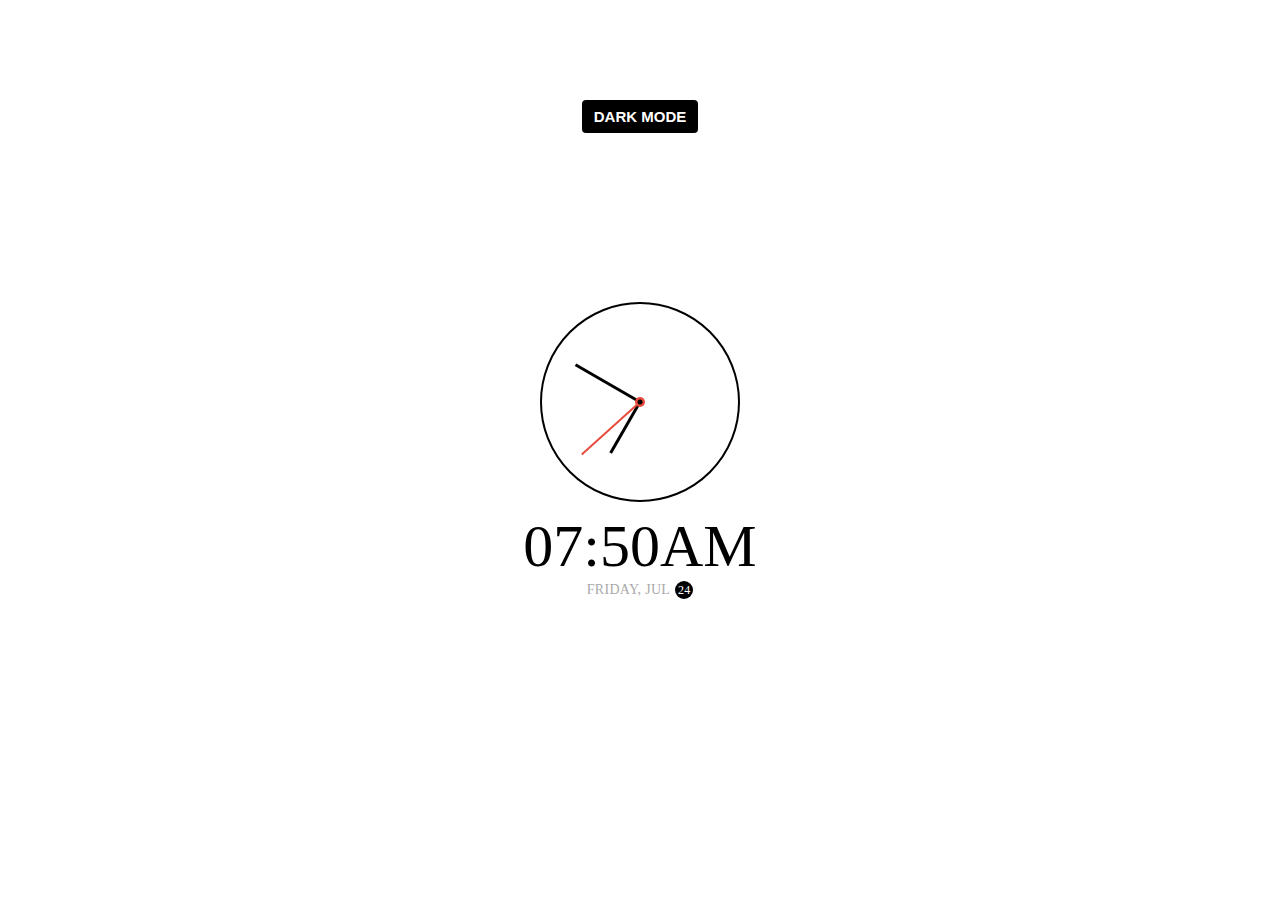
<file: Day19/index.html>
<!DOCTYPE html>
<html lang="en">
  <head>
    <meta charset="UTF-8" />
    <meta http-equiv="X-UA-Compatible" content="IE=edge" />
    <meta name="viewport" content="width=device-width, initial-scale=1.0" />
    <link
      rel="stylesheet"
      href="https://cdnjs.cloudflare.com/ajax/libs/font-awesome/6.2.1/css/all.min.css"
      integrity="sha512-MV7K8+y+gLIBoVD59lQIYicR65iaqukzvf/nwasF0nqhPay5w/9lJmVM2hMDcnK1OnMGCdVK+iQrJ7lzPJQd1w=="
      crossorigin="anonymous"
      referrerpolicy="no-referrer"
    />
    <link rel="stylesheet" href="style.css" />
    <title>Theme Clock</title>
  </head>
  <body>
    <button class="toggle">Dark mode</button>
    <div class="clock-container">
      <div class="clock">
        <div class="needle hour"></div>
        <div class="needle minute"></div>
        <div class="needle second"></div>
        <div class="center-point"></div>
      </div>
      <div class="time">12:00</div>
      <div class="date">Monday, Nov<span class="circle">2</span></div>
    </div>
    <script src="./main.js"></script>
  </body>
</html>
</file>
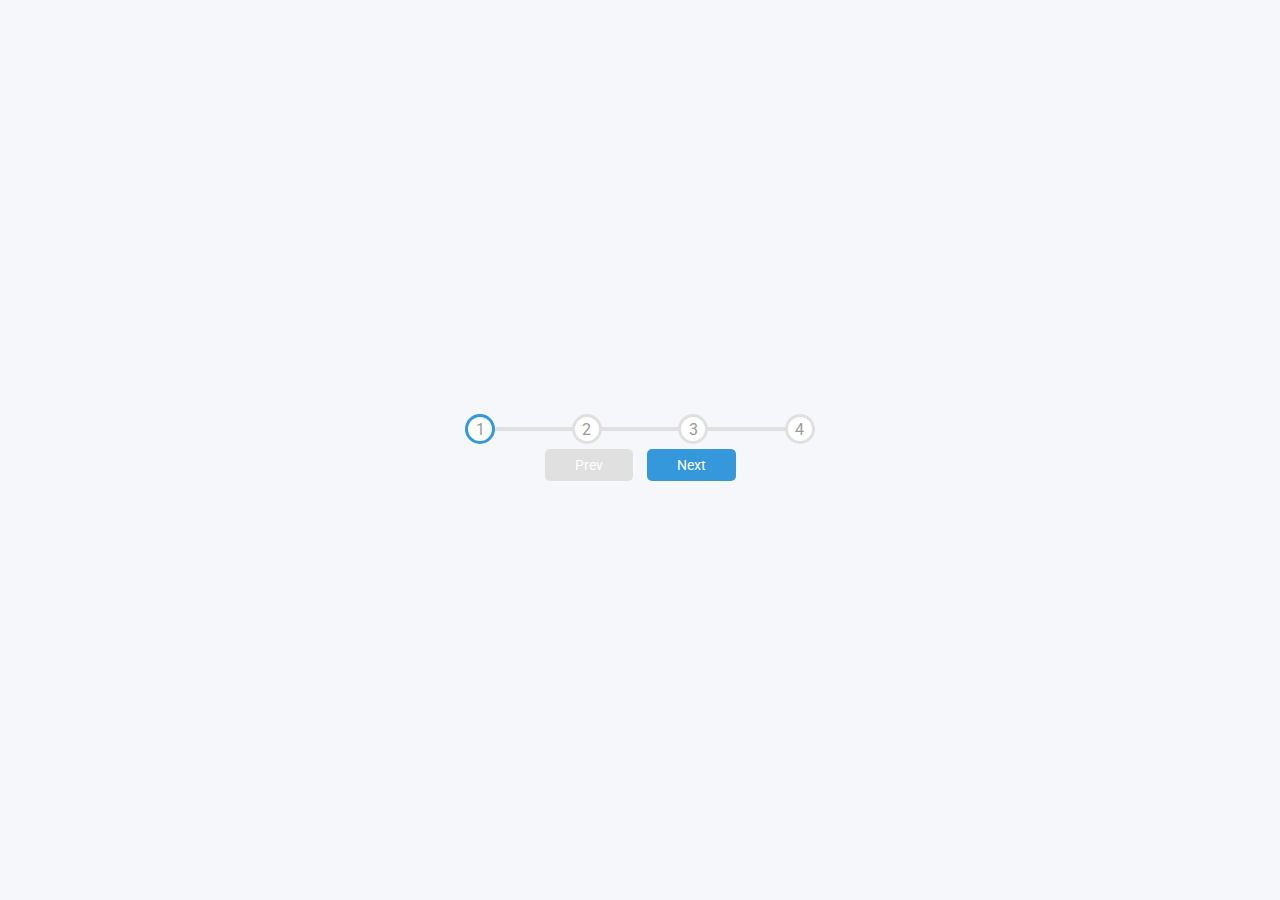
<file: Day2/index.html>
<!DOCTYPE html>
<html lang="en">
  <head>
    <meta charset="UTF-8" />
    <meta http-equiv="X-UA-Compatible" content="IE=edge" />
    <meta name="viewport" content="width=device-width, initial-scale=1.0" />
    <link rel="stylesheet" href="./style.css" />
    <title>Progress Bar</title>
  </head>
  <body>
    <div class="container">
      <div class="progress-container">
        <div class="progress" id="progress"></div>
        <div class="circle active">1</div>
        <div class="circle">2</div>
        <div class="circle">3</div>
        <div class="circle">4</div>
      </div>
      <button class="btn" disabled id="prev">Prev</button>
      <button class="btn" id="next">Next</button>
    </div>

    <script src="./main.js"></script>
  </body>
</html>
</file>
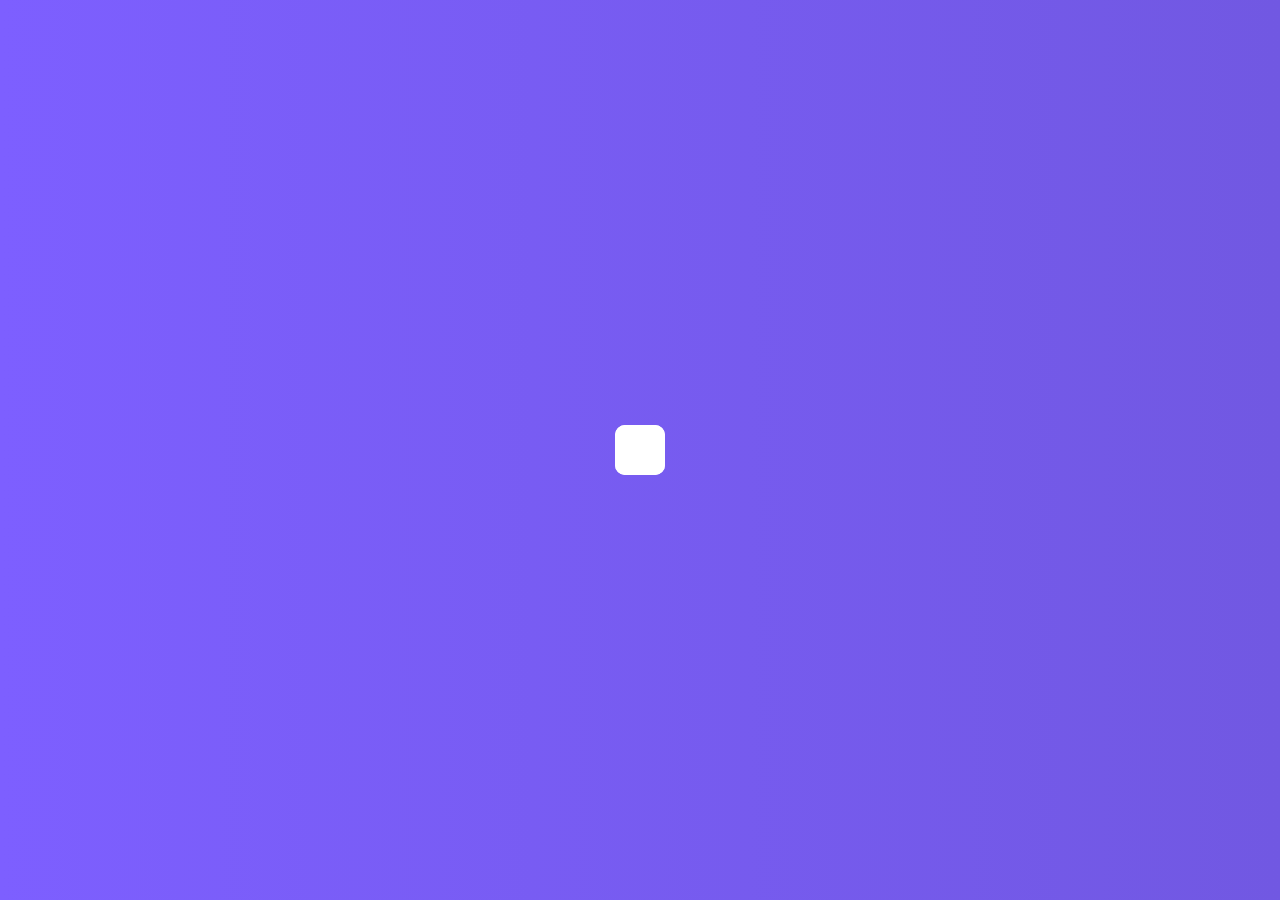
<file: Day4/index.html>
<!DOCTYPE html>
<html lang="en">
  <head>
    <meta charset="UTF-8" />
    <meta http-equiv="X-UA-Compatible" content="IE=edge" />
    <meta name="viewport" content="width=device-width, initial-scale=1.0" />
    <link
      rel="stylesheet"
      href="https://cdnjs.cloudflare.com/ajax/libs/font-awesome/6.2.1/css/all.min.css"
      integrity="sha512-MV7K8+y+gLIBoVD59lQIYicR65iaqukzvf/nwasF0nqhPay5w/9lJmVM2hMDcnK1OnMGCdVK+iQrJ7lzPJQd1w=="
      crossorigin="anonymous"
      referrerpolicy="no-referrer"
    />
    <link rel="stylesheet" href="style.css" />
    <title>Hidden Search Input</title>
  </head>
  <body>
    <div class="search">
      <input type="text" class="input" placeholder="Search..." />
      <button class="btn">
        <i class="fas fa-search"></i>
      </button>
    </div>
    <script src="./main.js"></script>
  </body>
</html>
</file>
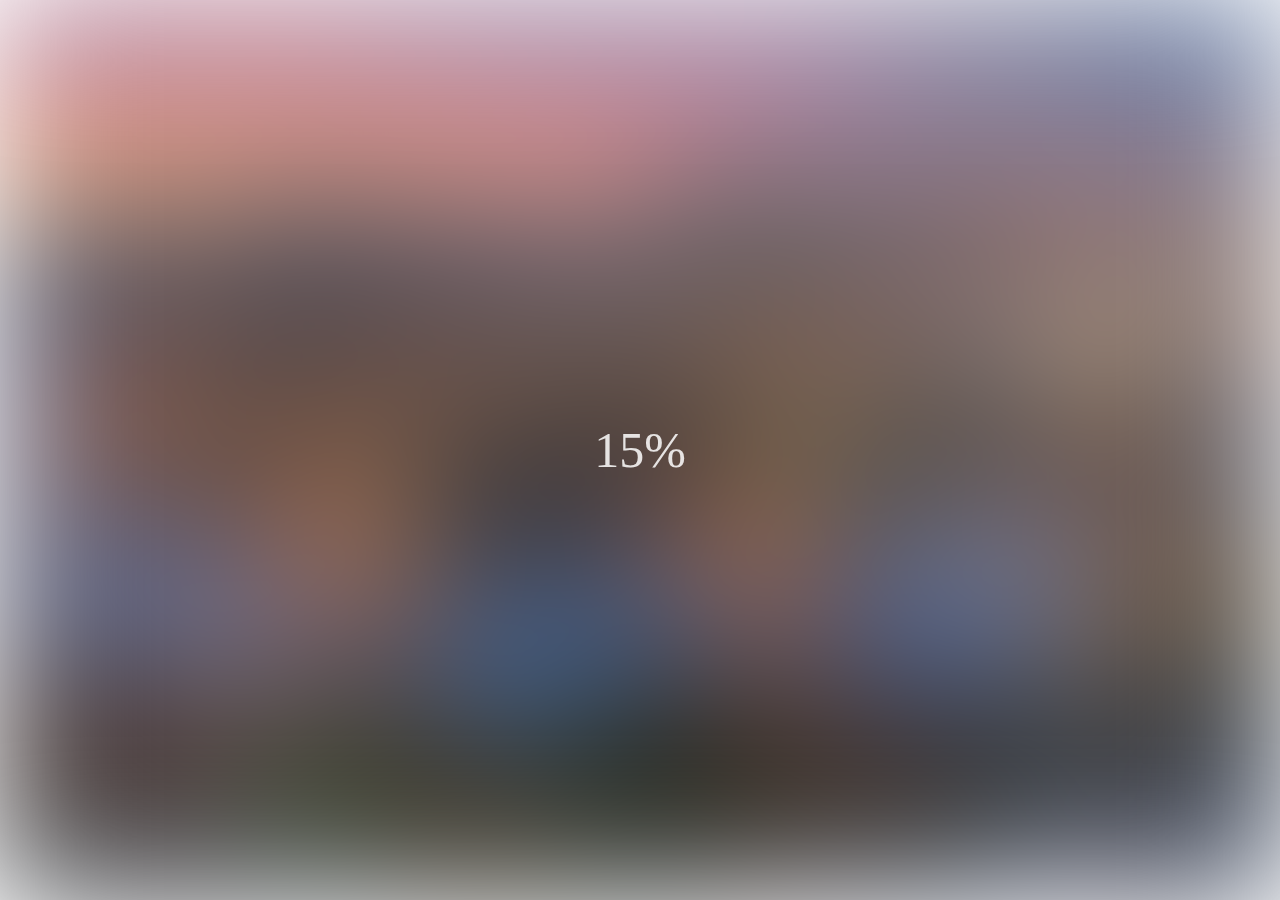
<file: Day5/index.html>
<!DOCTYPE html>
<html lang="en">
  <head>
    <meta charset="UTF-8" />
    <meta http-equiv="X-UA-Compatible" content="IE=edge" />
    <meta name="viewport" content="width=device-width, initial-scale=1.0" />
    <link
      rel="stylesheet"
      href="https://cdnjs.cloudflare.com/ajax/libs/font-awesome/6.2.1/css/all.min.css"
      integrity="sha512-MV7K8+y+gLIBoVD59lQIYicR65iaqukzvf/nwasF0nqhPay5w/9lJmVM2hMDcnK1OnMGCdVK+iQrJ7lzPJQd1w=="
      crossorigin="anonymous"
      referrerpolicy="no-referrer"
    />
    <link rel="stylesheet" href="style.css" />
    <title>Blur Background</title>
  </head>
  <body>
    <section class="bg"></section>
    <div class="loading-text">0%</div>
    <script src="./main.js"></script>
  </body>
</html>
</file>
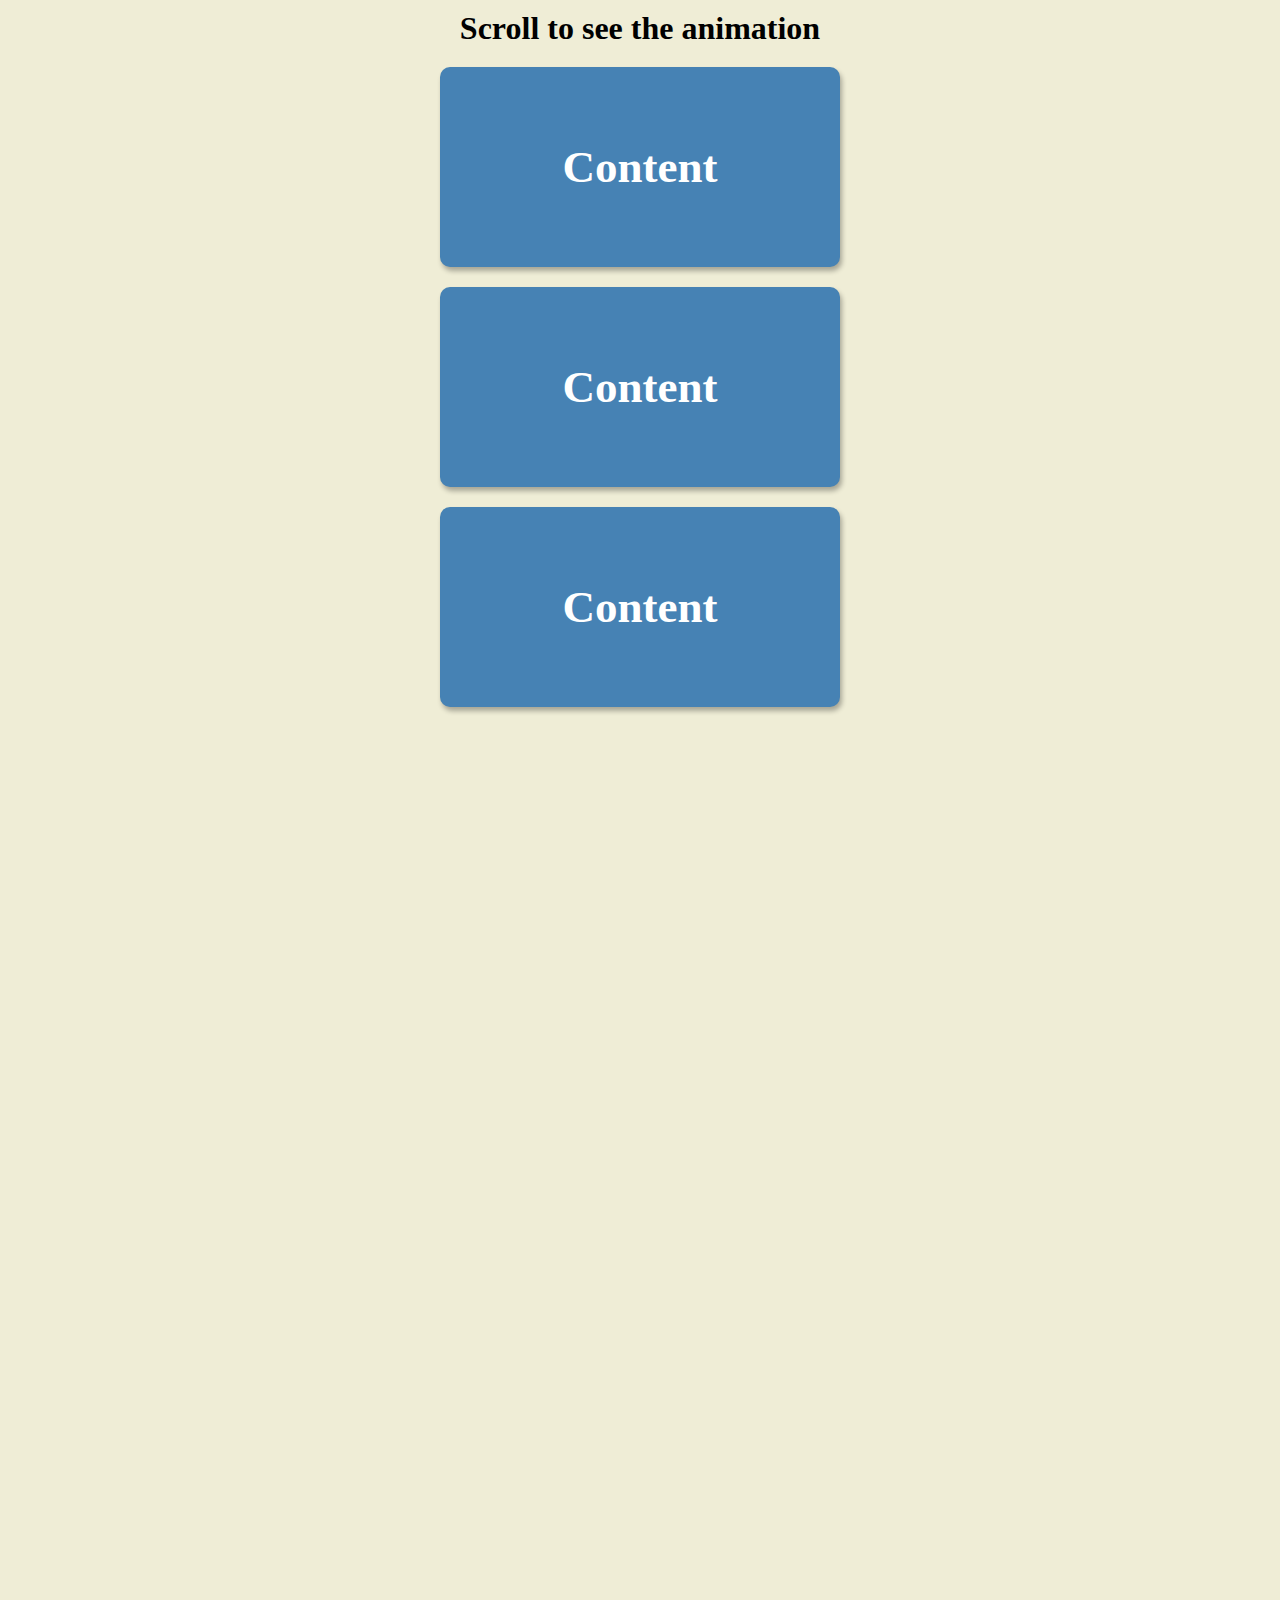
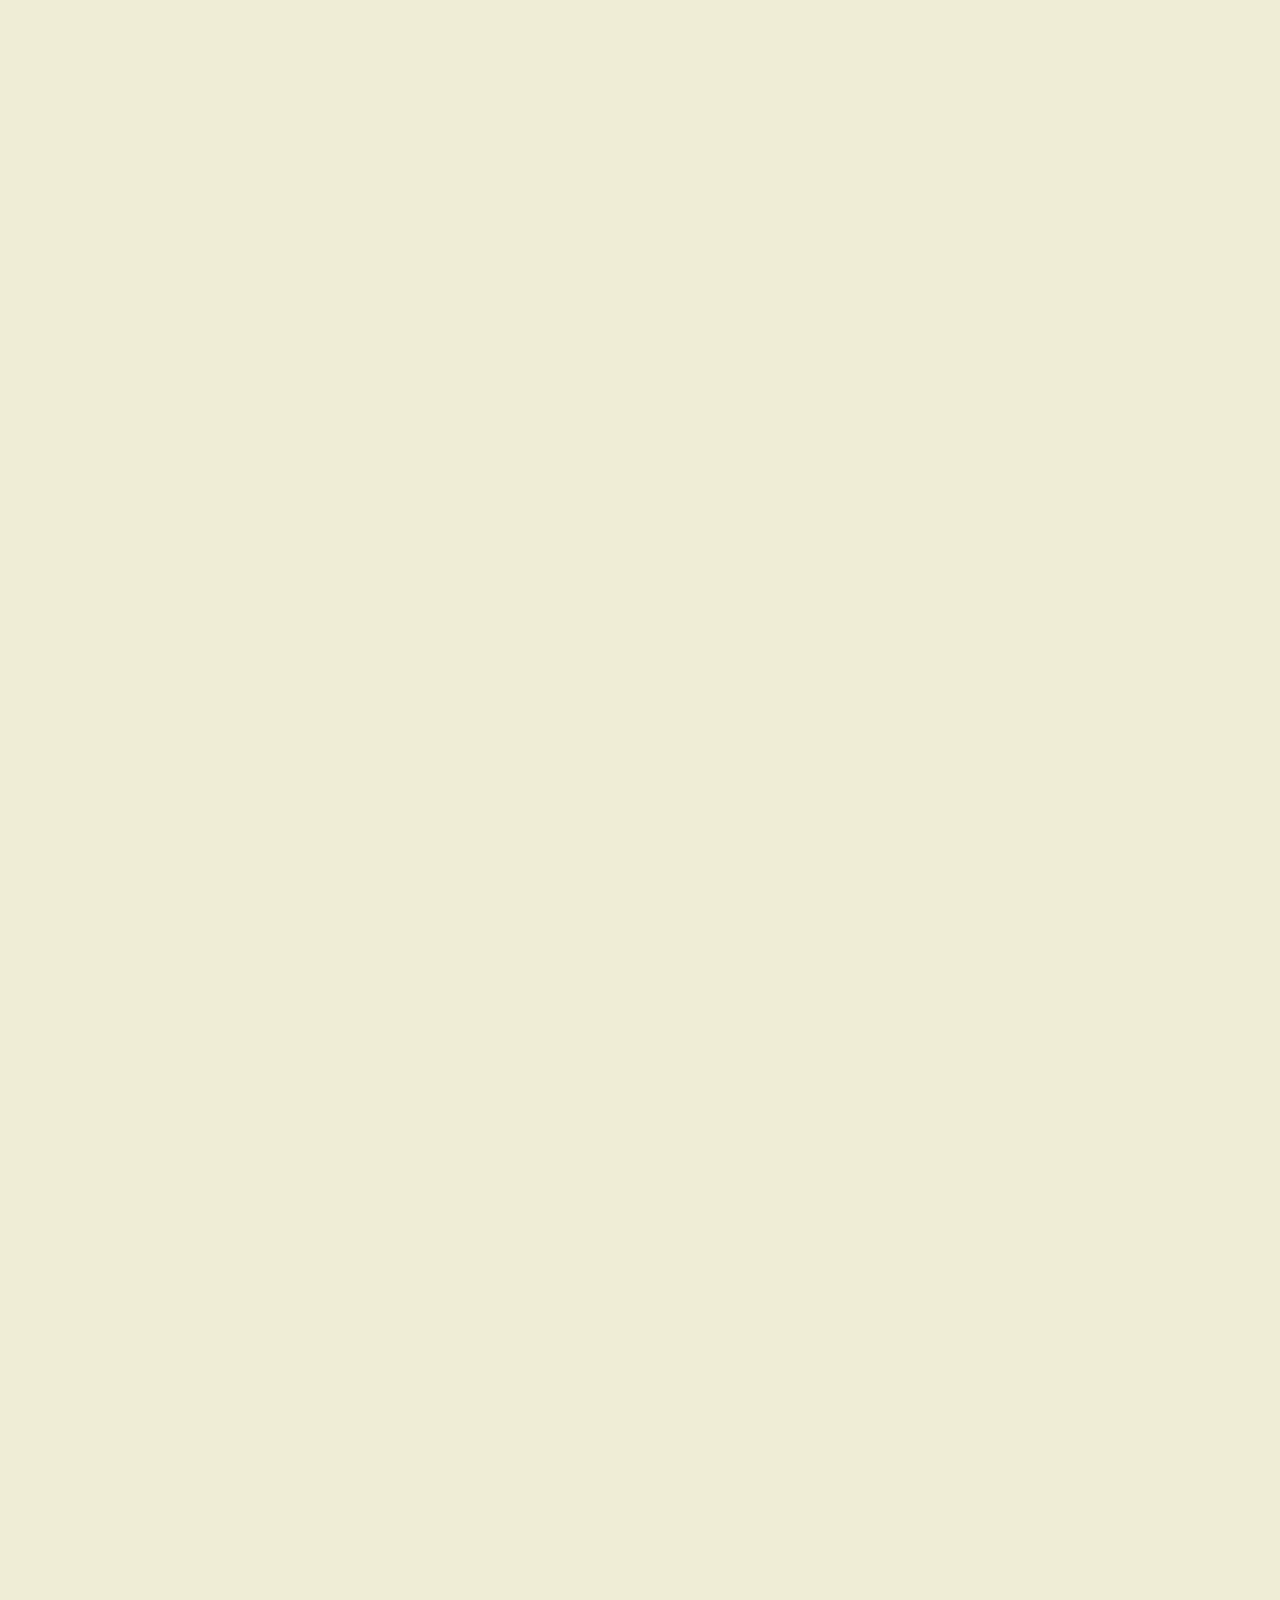
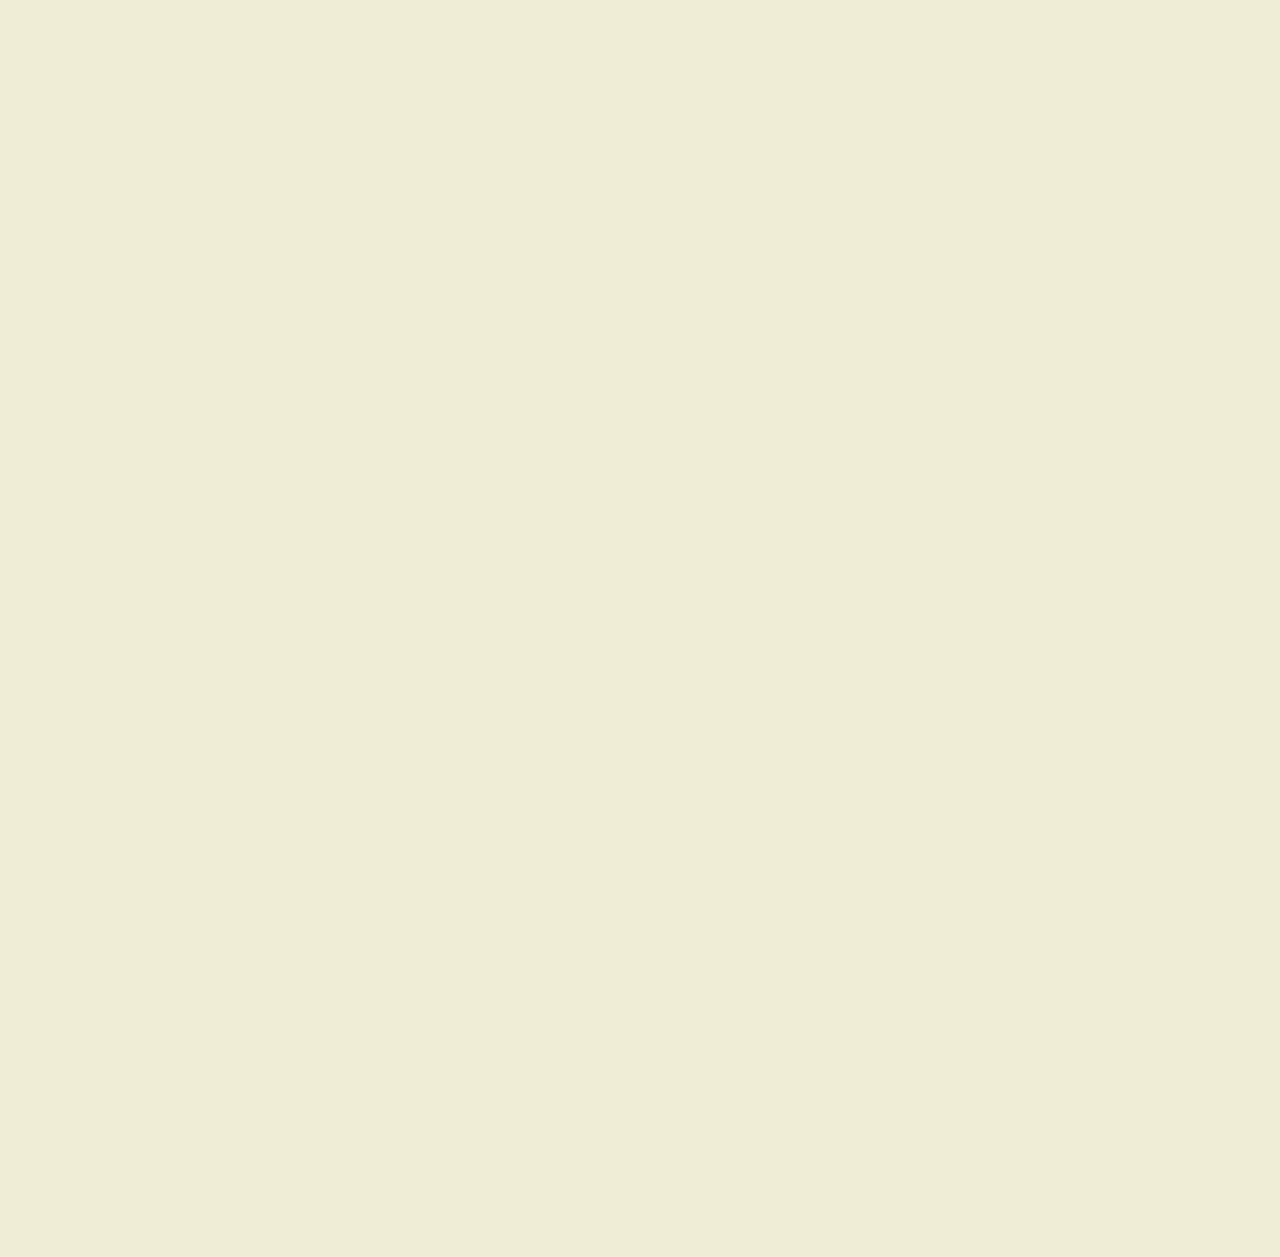
<file: Day6/index.html>
<!DOCTYPE html>
<html lang="en">
  <head>
    <meta charset="UTF-8" />
    <meta http-equiv="X-UA-Compatible" content="IE=edge" />
    <meta name="viewport" content="width=device-width, initial-scale=1.0" />
    <link
      rel="stylesheet"
      href="https://cdnjs.cloudflare.com/ajax/libs/font-awesome/6.2.1/css/all.min.css"
      integrity="sha512-MV7K8+y+gLIBoVD59lQIYicR65iaqukzvf/nwasF0nqhPay5w/9lJmVM2hMDcnK1OnMGCdVK+iQrJ7lzPJQd1w=="
      crossorigin="anonymous"
      referrerpolicy="no-referrer"
    />
    <link rel="stylesheet" href="style.css" />
    <title>Animation Box</title>
  </head>
  <body>
    <h1>Scroll to see the animation</h1>
    <div class="box show">
      <h2>Content</h2>
    </div>
    <div class="box">
      <h2>Content</h2>
    </div>
    <div class="box">
      <h2>Content</h2>
    </div>
    <div class="box">
      <h2>Content</h2>
    </div>
    <div class="box">
      <h2>Content</h2>
    </div>
    <div class="box">
      <h2>Content</h2>
    </div>
    <div class="box">
      <h2>Content</h2>
    </div>
    <div class="box">
      <h2>Content</h2>
    </div>
    <div class="box">
      <h2>Content</h2>
    </div>
    <div class="box">
      <h2>Content</h2>
    </div>
    <div class="box">
      <h2>Content</h2>
    </div>
    <div class="box">
      <h2>Content</h2>
    </div>
    <div class="box">
      <h2>Content</h2>
    </div>
    <div class="box">
      <h2>Content</h2>
    </div>
    <div class="box">
      <h2>Content</h2>
    </div>
    <div class="box">
      <h2>Content</h2>
    </div>
    <div class="box">
      <h2>Content</h2>
    </div>
    <div class="box">
      <h2>Content</h2>
    </div>
    <div class="box">
      <h2>Content</h2>
    </div>
    <div class="box">
      <h2>Content</h2>
    </div>
    <script src="./main.js"></script>
  </body>
</html>
</file>
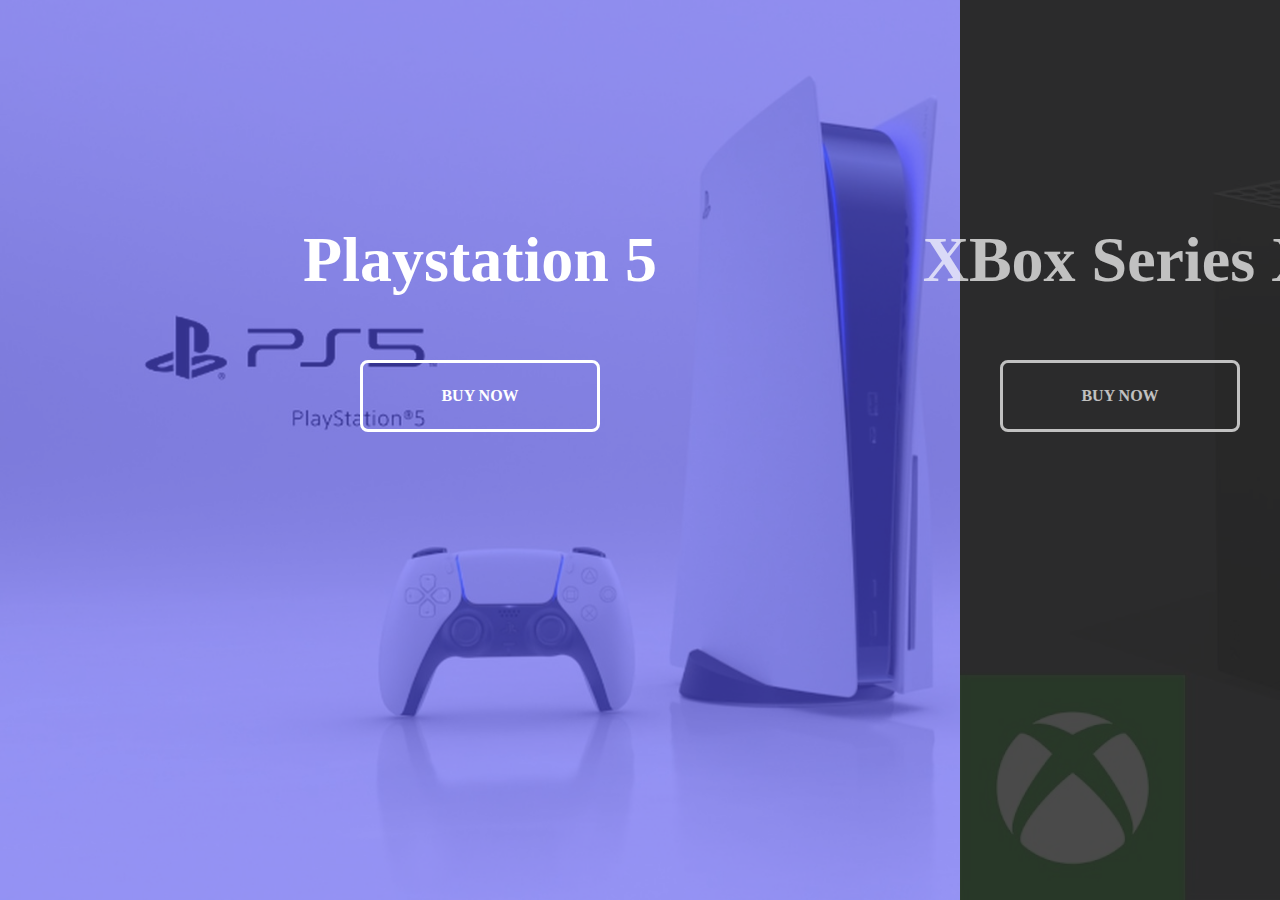
<file: Day7/index.html>
<!DOCTYPE html>
<html lang="en">
  <head>
    <meta charset="UTF-8" />
    <meta http-equiv="X-UA-Compatible" content="IE=edge" />
    <meta name="viewport" content="width=device-width, initial-scale=1.0" />
    <link
      rel="stylesheet"
      href="https://cdnjs.cloudflare.com/ajax/libs/font-awesome/6.2.1/css/all.min.css"
      integrity="sha512-MV7K8+y+gLIBoVD59lQIYicR65iaqukzvf/nwasF0nqhPay5w/9lJmVM2hMDcnK1OnMGCdVK+iQrJ7lzPJQd1w=="
      crossorigin="anonymous"
      referrerpolicy="no-referrer"
    />
    <link rel="stylesheet" href="style.css" />
    <title>Split Landing Page</title>
  </head>
  <body>
    <div class="container">
      <div class="split left">
        <h1>Playstation 5</h1>
        <a href="" class="btn">Buy Now</a>
      </div>
      <div class="split right">
        <h1>XBox Series X</h1>
        <a href="" class="btn">Buy Now</a>
      </div>
    </div>
    <script src="./main.js"></script>
  </body>
</html>
</file>
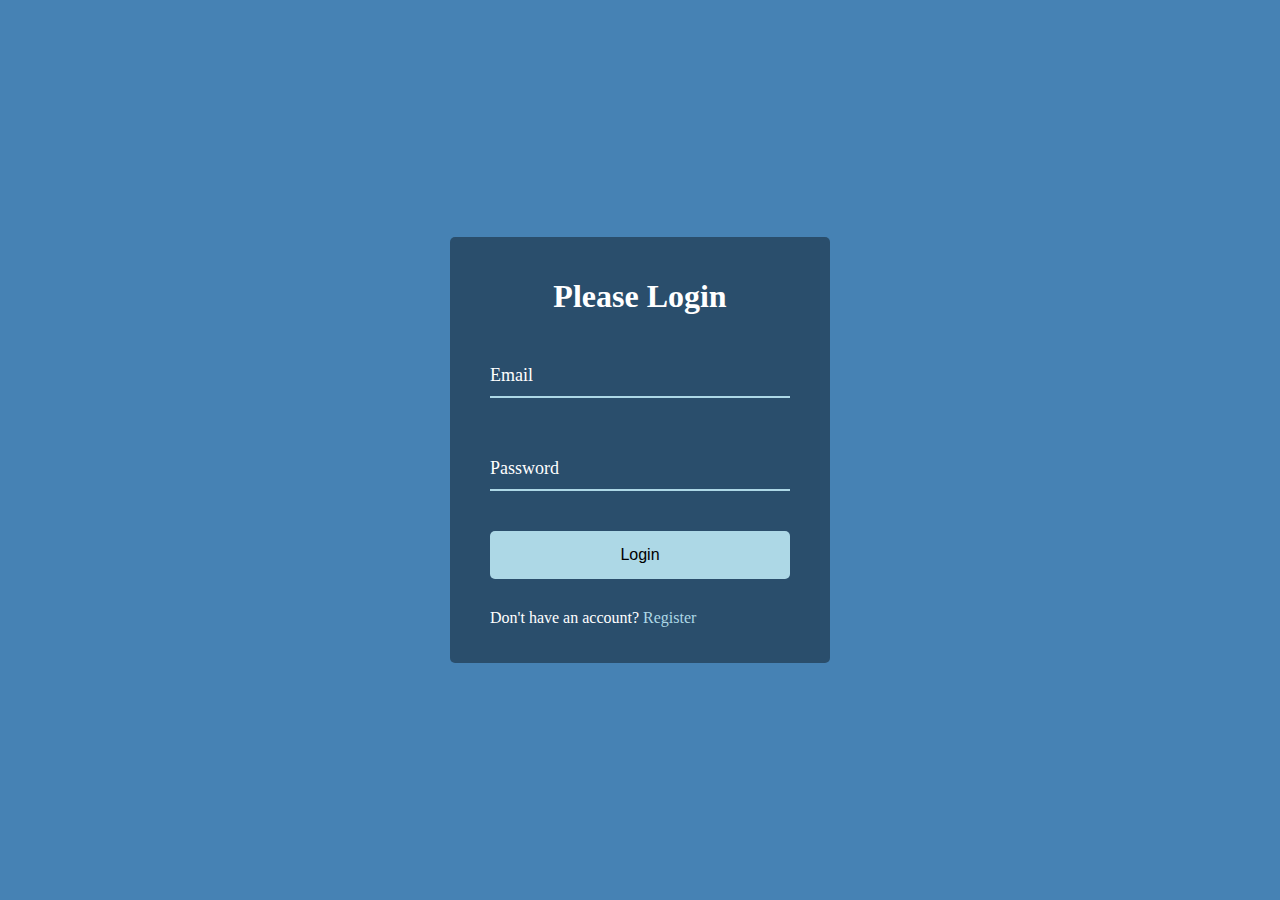
<file: Day8/index.html>
<!DOCTYPE html>
<html lang="en">
  <head>
    <meta charset="UTF-8" />
    <meta http-equiv="X-UA-Compatible" content="IE=edge" />
    <meta name="viewport" content="width=device-width, initial-scale=1.0" />
    <link
      rel="stylesheet"
      href="https://cdnjs.cloudflare.com/ajax/libs/font-awesome/6.2.1/css/all.min.css"
      integrity="sha512-MV7K8+y+gLIBoVD59lQIYicR65iaqukzvf/nwasF0nqhPay5w/9lJmVM2hMDcnK1OnMGCdVK+iQrJ7lzPJQd1w=="
      crossorigin="anonymous"
      referrerpolicy="no-referrer"
    />
    <link rel="stylesheet" href="style.css" />
    <title>Form Input Wave</title>
  </head>
  <body>
    <div class="container">
      <h1>Please Login</h1>
      <form action="">
        <div class="form-control">
          <input type="text" />
          <label for="">Email</label>
        </div>
        <div class="form-control">
          <input type="text" />
          <label for="">Password</label>
        </div>

        <button class="btn">Login</button>
        <p class="text">Don't have an account? <span>Register</span></p>
      </form>
    </div>
    <script src="./main.js"></script>
  </body>
</html>
</file>
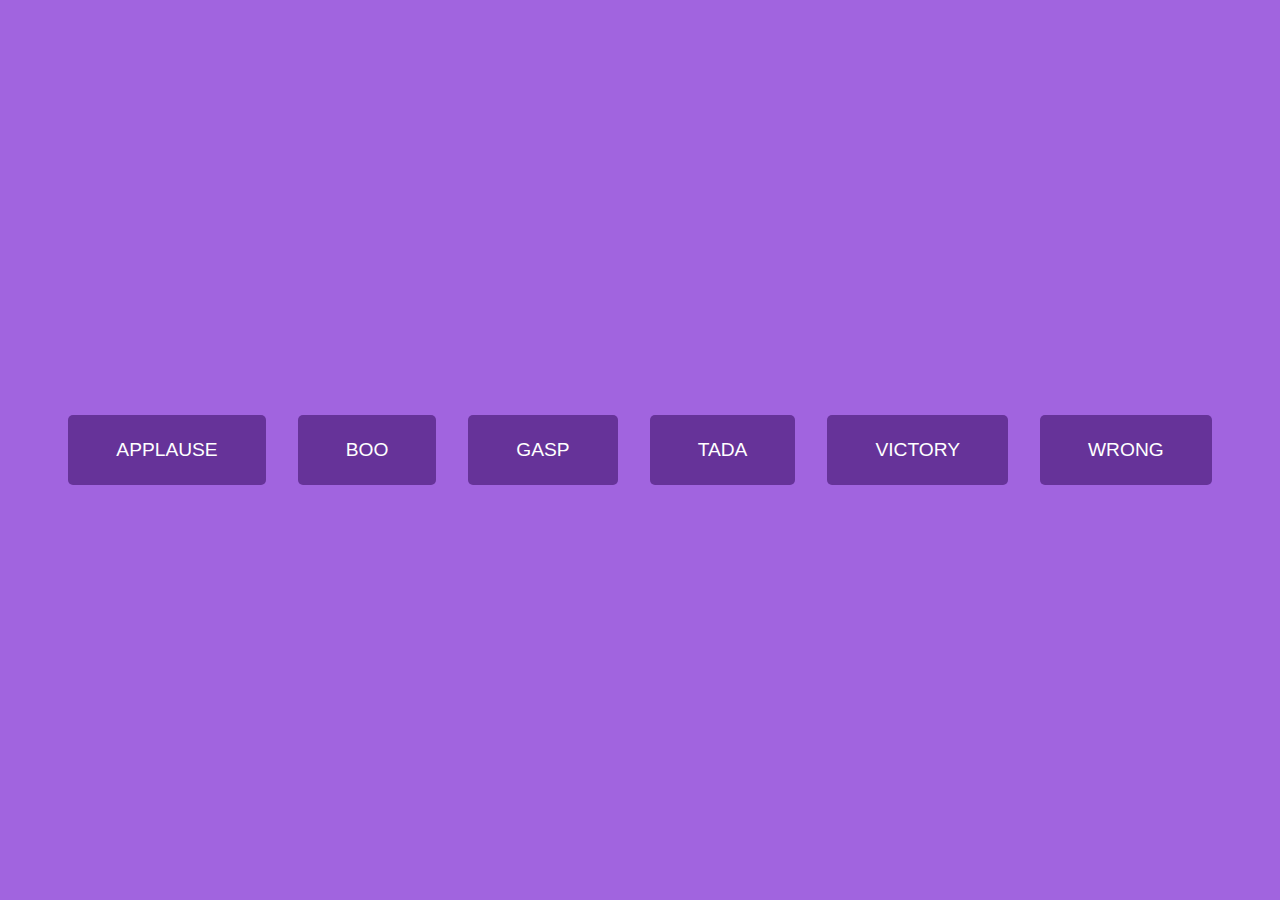
<file: Day9/index.html>
<!DOCTYPE html>
<html lang="en">
  <head>
    <meta charset="UTF-8" />
    <meta http-equiv="X-UA-Compatible" content="IE=edge" />
    <meta name="viewport" content="width=device-width, initial-scale=1.0" />
    <link
      rel="stylesheet"
      href="https://cdnjs.cloudflare.com/ajax/libs/font-awesome/6.2.1/css/all.min.css"
      integrity="sha512-MV7K8+y+gLIBoVD59lQIYicR65iaqukzvf/nwasF0nqhPay5w/9lJmVM2hMDcnK1OnMGCdVK+iQrJ7lzPJQd1w=="
      crossorigin="anonymous"
      referrerpolicy="no-referrer"
    />
    <link rel="stylesheet" href="style.css" />
    <title>Sound Board</title>
  </head>
  <body>
    <audio id="applause" src="./sounds/applause.mp3"></audio>
    <audio id="boo" src="./sounds/boo.mp3"></audio>
    <audio id="gasp" src="./sounds/gasp.mp3"></audio>
    <audio id="tada" src="./sounds/tada.mp3"></audio>
    <audio id="victory" src="./sounds/victory.mp3"></audio>
    <audio id="wrong" src="./sounds/wrong.mp3"></audio>
    <div class="buttons"></div>
    <script src="./main.js"></script>
  </body>
</html>
</file>
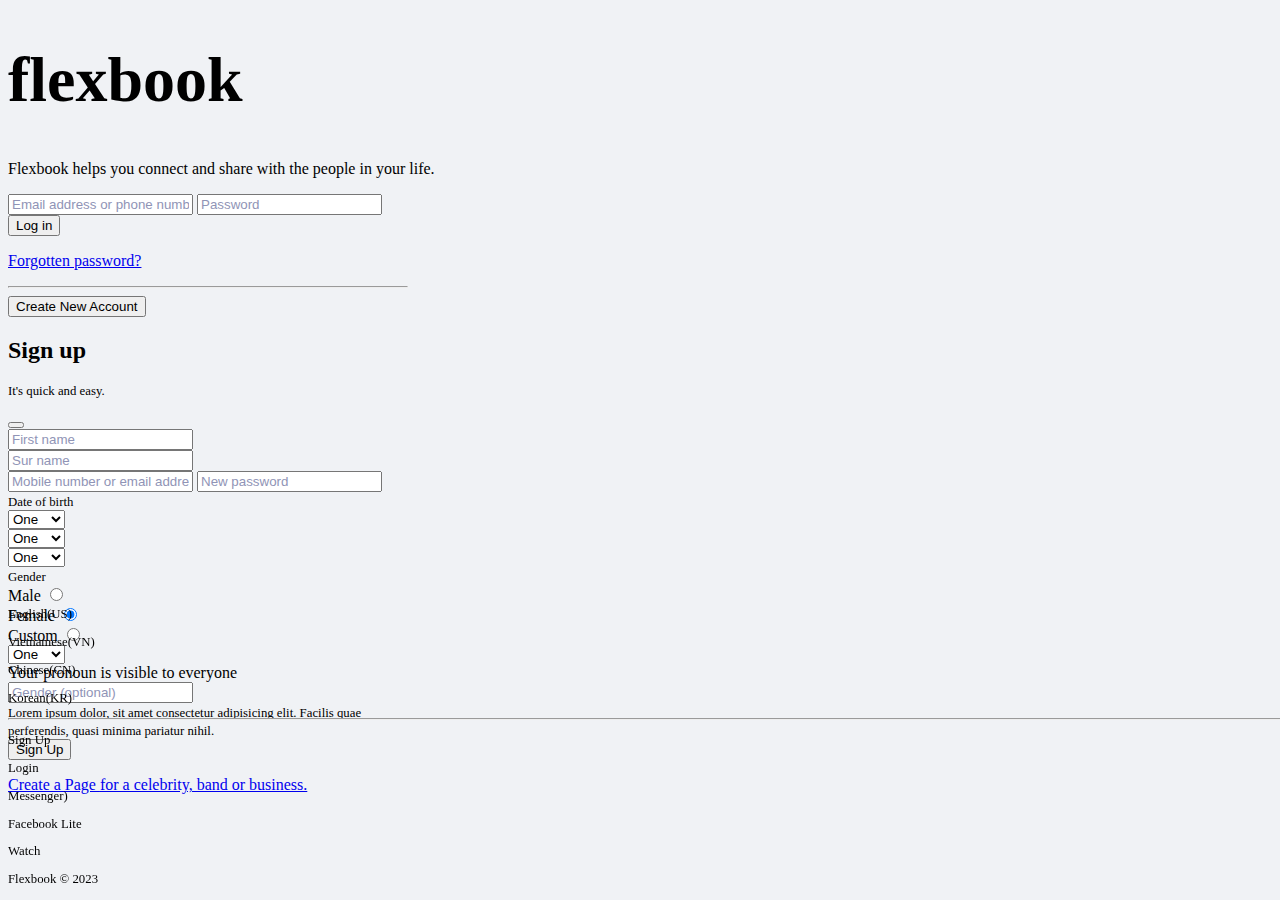
<file: Flexbook/index.html>
<!DOCTYPE html>
<html lang="en">
  <head>
    <meta charset="UTF-8" />
    <meta http-equiv="X-UA-Compatible" content="IE=edge" />
    <meta name="viewport" content="width=device-width, initial-scale=1.0" />
    <!-- fontawesome -->
    <link
      rel="stylesheet"
      href="https://cdnjs.cloudflare.com/ajax/libs/font-awesome/6.2.1/css/all.min.css"
      integrity="sha512-MV7K8+y+gLIBoVD59lQIYicR65iaqukzvf/nwasF0nqhPay5w/9lJmVM2hMDcnK1OnMGCdVK+iQrJ7lzPJQd1w=="
      crossorigin="anonymous"
      referrerpolicy="no-referrer"
    />
    <!-- bootstrap -->
    <link
      href="https://cdn.jsdelivr.net/npm/bootstrap@5.3.0-alpha1/dist/css/bootstrap.min.css"
      rel="stylesheet"
      integrity="sha384-GLhlTQ8iRABdZLl6O3oVMWSktQOp6b7In1Zl3/Jr59b6EGGoI1aFkw7cmDA6j6gD"
      crossorigin="anonymous"
    />
    <!-- main css -->
    <link rel="stylesheet" href="main.css" />
    <title>Facebook</title>
  </head>
  <body class="bg-gray">
    <!-- login -->
    <div
      class="container d-flex flex-column flex-lg-row justify-content-evenly mt-5 pt-5"
    >
      <!-- heading -->
      <div class="text-center text-lg-start mt-lg-5 pt-lg-5">
        <h1 class="text-primary fw-bold fs-0">flexbook</h1>
        <p class="w-75 mx-auto mx-lg-0 fs-4">
          Flexbook helps you connect and share with the people in your life.
        </p>
      </div>
      <!-- form -->
      <div style="max-width: 25rem; width: 100%">
        <div class="bg-white shadow rounded p-3 input-group-lg">
          <input
            type="text"
            class="form-control my-3"
            placeholder="Email address or phone number"
          />
          <input
            type="password"
            class="form-control my-3"
            placeholder="Password"
          />
          <a href="#">
            <button class="btn btn-primary w-100 my-3">Log in</button>
          </a>
          <a href="#" class="text-decoration-none text-center">
            <p>Forgotten password?</p>
          </a>
          <!-- create form -->
          <hr />
          <div class="text-center my-4">
            <button
              class="btn btn-success btn-lg"
              data-bs-toggle="modal"
              data-bs-target="#createModal"
            >
              Create New Account
            </button>
          </div>
          <!-- Modal -->
          <div
            class="modal fade"
            id="createModal"
            tabindex="-1"
            aria-labelledby="createModalLabel"
            aria-hidden="true"
          >
            <div class="modal-dialog">
              <div class="modal-content">
                <!-- head -->
                <div class="modal-header">
                  <div>
                    <h2 class="modal-title" id="createModalLabel">Sign up</h2>
                    <p class="text-muted fs-7">It's quick and easy.</p>
                  </div>
                  <button
                    type="button"
                    class="btn-close"
                    data-bs-dismiss="modal"
                    aria-label="Close"
                  ></button>
                </div>
                <!-- body -->
                <div class="modal-body">
                  <form>
                    <!-- name -->
                    <div class="row">
                      <div class="col">
                        <input
                          type="text"
                          class="form-control"
                          placeholder="First name"
                        />
                      </div>
                      <div class="col">
                        <input
                          type="text"
                          class="form-control"
                          placeholder="Sur name"
                        />
                      </div>
                    </div>
                    <!-- email & pass -->
                    <input
                      type="text"
                      class="form-control my-3"
                      placeholder="Mobile number or email address"
                    />
                    <input
                      type="text"
                      class="form-control my-3"
                      placeholder="New password"
                    />
                    <!-- DoB -->
                    <div class="row my-3">
                      <span class="text-muted fs-7"
                        >Date of birth
                        <i
                          class="fas fa-question-circle"
                          data-bs-container="body"
                          data-bs-toggle="popover"
                          data-bs-placement="right"
                          data-bs-content="Four options are available"
                        ></i>
                      </span>
                      <div class="col">
                        <select class="form-select">
                          <option value="1">One</option>
                          <option value="2">Two</option>
                          <option value="3">Three</option>
                        </select>
                      </div>
                      <div class="col">
                        <select class="form-select">
                          <option value="1">One</option>
                          <option value="2">Two</option>
                          <option value="3">Three</option>
                        </select>
                      </div>
                      <div class="col">
                        <select class="form-select">
                          <option value="1">One</option>
                          <option value="2">Two</option>
                          <option value="3">Three</option>
                        </select>
                      </div>
                    </div>
                    <!-- gender -->
                    <div class="row my-3">
                      <span class="text-muted fs-7"
                        >Gender
                        <i
                          class="fas fa-question-circle"
                          data-bs-container="body"
                          data-bs-toggle="popover"
                          data-bs-placement="right"
                          data-bs-content="Four options are available"
                        ></i
                      ></span>
                      <div class="col">
                        <div class="border rounded p-2">
                          <label
                            class="form-check-label"
                            for="flexRadioDefault1"
                          >
                            Male
                          </label>
                          <input
                            class="form-check-input"
                            type="radio"
                            name="flexRadioDefault"
                            id="flexRadioDefault1"
                          />
                        </div>
                      </div>
                      <div class="col">
                        <div class="border rounded p-2">
                          <label
                            class="form-check-label"
                            for="flexRadioDefault2"
                          >
                            Female
                          </label>
                          <input
                            class="form-check-input"
                            type="radio"
                            name="flexRadioDefault"
                            id="flexRadioDefault2"
                            checked
                          />
                        </div>
                      </div>
                      <div class="col">
                        <div class="border rounded p-2">
                          <label
                            class="form-check-label"
                            for="flexRadioDefault3"
                          >
                            Custom
                          </label>
                          <input
                            class="form-check-input"
                            type="radio"
                            name="flexRadioDefault"
                            id="flexRadioDefault3"
                          />
                        </div>
                      </div>
                    </div>
                    <!-- gender selector -->
                    <div class="d-none" id="genderSelect">
                      <select class="form-select">
                        <option value="1">One</option>
                        <option value="2">Two</option>
                        <option value="3">Three</option>
                      </select>
                      <div class="my-3">
                        <span class="text-muted"
                          >Your pronoun is visible to everyone</span
                        >
                        <input
                          type="text"
                          class="form-control"
                          placeholder="Gender (optional)"
                        />
                      </div>
                    </div>
                    <!-- disclaimer -->
                    <div>
                      <span class="text-muted fs-7"
                        >Lorem ipsum dolor, sit amet consectetur adipisicing
                        elit. Facilis quae perferendis, quasi minima pariatur
                        nihil.</span
                      >
                    </div>
                    <!-- btn -->
                    <div class="my-3 text-center">
                      <button
                        type="button"
                        class="btn btn-success px-5 w-50"
                        data-bs-dismiss="modal"
                      >
                        Sign Up
                      </button>
                    </div>
                  </form>
                </div>
              </div>
            </div>
          </div>
          <!-- end -->
        </div>
        <!-- tag -->
        <div class="text-center pb-5 my-5">
          <p class="fw-bold">
            <a class="text-decoration-none text-dark" href="#">
              Create a Page
              <span class="fw-normal">for a celebrity, band or business.</span>
            </a>
          </p>
        </div>
      </div>
    </div>
    <!-- footer -->
    <footer class="bg-white p-4 text-muted">
      <div class="container">
        <!-- language -->
        <div class="d-flex flex-wrap">
          <p class="mx-2 fs-7 mb-0">English(US)</p>
          <p class="mx-2 fs-7 mb-0">Vietnamese(VN)</p>
          <p class="mx-2 fs-7 mb-0">Chinese(CN)</p>
          <p class="mx-2 fs-7 mb-0">Korean(KR)</p>
        </div>
        <hr />
        <!-- actions -->
        <div class="d-flex flex-wrap">
          <p class="mx-2 fs-7 mb-0">Sign Up</p>
          <p class="mx-2 fs-7 mb-0">Login</p>
          <p class="mx-2 fs-7 mb-0">Messenger)</p>
          <p class="mx-2 fs-7 mb-0">Facebook Lite</p>
          <p class="mx-2 fs-7 mb-0">Watch</p>
        </div>
        <!-- copyright -->
        <div class="mt-4 mx-2">
          <p class="fs-7">Flexbook &copy; 2023</p>
        </div>
      </div>
    </footer>
    <!-- bootstrap -->
    <script
      src="https://cdn.jsdelivr.net/npm/bootstrap@5.3.0-alpha1/dist/js/bootstrap.bundle.min.js"
      integrity="sha384-w76AqPfDkMBDXo30jS1Sgez6pr3x5MlQ1ZAGC+nuZB+EYdgRZgiwxhTBTkF7CXvN"
      crossorigin="anonymous"
    ></script>
    <!-- main js -->
    <script src="./main.js"></script>
  </body>
</html>
</file>
<file: Day19/style.css>
* {
  box-sizing: border-box;
}

:root {
  --primary-color: black;
  --secondary-color: white;
}

html.dark {
  --primary-color: white;
  --secondary-color: #333;
}

html.dark {
  background-color: #111;
  color: var(--primary-color);
}

body {
  margin: 0;
  padding: 0;
  width: 100vw;
  height: 100vh;

  display: flex;
  flex-direction: column;
  justify-content: center;
  align-items: center;
}

.toggle {
  background-color: var(--primary-color);
  color: var(--secondary-color);
  border: 0;
  border-radius: 4px;
  padding: 8px 12px;

  position: absolute;
  top: 100px;

  font-size: 15px;
  font-weight: bold;
  text-transform: uppercase;

  outline: none;
  cursor: pointer;
}

.toggle:active {
  transform: scale(0.9);
}

.clock-container {
  display: flex;
  flex-direction: column;
  justify-content: space-between;
  align-items: center;
}

.clock-container .clock {
  position: relative;
  width: 200px;
  height: 200px;
  margin-bottom: 10px;

  border: 2px var(--primary-color) solid;
  border-radius: 50%;
}

.clock .needle {
  position: absolute;
  top: 50%;
  left: 50%;
  transform-origin: bottom center;

  width: 3px;
  height: calc(50% - 20%);
  background-color: var(--primary-color);
}

.clock .needle.hour {
  transform: translate(-50%, -100%) rotate(290deg);
}

.clock .needle.minute {
  transform: translate(-50%, -100%) rotate(0);
  height: calc(50% - 12%);
}

.clock .needle.second {
  transform: translate(-50%, -100%) rotate(0);
  height: calc(50% - 10%);
  width: 2px;
  background-color: #e74c3c;

  transition: all 0.3ms ease-in;
}

.center-point {
  position: absolute;
  top: 50%;
  left: 50%;

  width: 10px;
  height: 10px;
  border-radius: 50%;

  background-color: #e74c3c;
  transform: translate(-50%, -50%);
}
.center-point::after {
  display: block;
  content: "";
  position: absolute;
  top: 50%;
  left: 50%;

  width: 5px;
  height: 5px;
  border-radius: 50%;

  background-color: var(--primary-color);
  transform: translate(-50%, -50%);
}

.time {
  font-size: 60px;
}

.date {
  color: #aaa;
  font-size: 14px;
  letter-spacing: 0.3px;
  text-transform: uppercase;
  display: flex;
  align-items: center;
  justify-content: center;
}

.date .circle {
  display: flex;
  align-items: center;
  justify-content: center;
  margin-left: 5px;

  background-color: var(--primary-color);
  color: var(--secondary-color);
  border-radius: 50%;

  height: 18px;
  width: 18px;
  line-height: 18px;
  font-size: 12px;

  transition: all 0.5 ease-in;
}
</file>
<file: Day2/style.css>
@import url("https://fonts.googleapis.com/css2?family=Roboto:wght@400;700&display=swap");

:root {
  --line-border-fill: #3498db;
  --line-border-empty: #e0e0e0;
}

* {
  box-sizing: border-box;
}

body {
  display: flex;
  flex-direction: column;
  align-items: center;
  justify-content: center;

  margin: 0;
  height: 100vh;
  overflow: hidden;
  font-family: "Roboto", sans-serif;

  background-color: #f6f7fb;
}

.container {
  text-align: center;
}

.progress-container {
  display: flex;
  justify-content: space-between;
  align-items: center;
  position: relative;

  width: 350px;
  max-width: 100%;
}

.progress {
  position: absolute;
  top: 50%;
  left: 0;
  transform: translateY(-50%);

  background-color: var(--line-border-fill);

  height: 4px;
  width: 0%;

  transition: 0.3s ease-in-out;
  z-index: -1;
}

.progress-container::before {
  content: "";
  display: block;
  position: absolute;
  top: 50%;
  left: 0;
  transform: translateY(-50%);

  background-color: var(--line-border-empty);
  height: 4px;
  width: 100%;
  z-index: -1;
}

.progress-container .circle {
  width: 30px;
  height: 30px;
  border: 3px solid var(--line-border-empty);
  border-radius: 50%;

  background-color: #fff;
  color: #999;

  display: flex;
  align-items: center;
  justify-content: center;

  transition: 0.3s ease-in-out 0.3s;
}

.progress-container .circle.active {
  border-color: var(--line-border-fill);
}

.btn {
  cursor: pointer;
  color: #fff;
  background-color: var(--line-border-fill);

  font-size: 14px;
  font-family: inherit;

  padding: 8px 30px;
  margin: 5px;

  border: none;
  border-radius: 5px;
}

.btn:disabled {
  cursor: not-allowed;
  background-color: var(--line-border-empty);
}
</file>
<file: Day4/style.css>
* {
  box-sizing: border-box;
}

body {
  margin: 0;
  padding: 0;
  height: 100vh;
  width: 100vw;

  display: flex;
  justify-content: center;
  align-items: center;

  background: linear-gradient(90deg, #7d5fff, #7158e2);
}

.search {
  position: relative;
  border-radius: 5px;
}

.search .input,
.search .btn {
  outline: none;
}

.search .input {
  background-color: white;
  border: none;
  border-radius: 10px;

  font-size: 18px;
  padding: 15px;
  width: 50px;
  height: 50px;

  transition: width 0.3s ease;
}

.search .btn {
  position: absolute;
  top: 0;
  right: 0;
  width: 50px;
  height: 50px;

  background-color: white;
  border: 0;
  border-radius: 10px;
  font-size: 24px;

  cursor: pointer;
  transition: transform 0.3s ease;
  z-index: 1;
}

.search.active .input {
  width: 200px;
  border-radius: 0;
  border-top-left-radius: 10px;
  border-bottom-left-radius: 10px;
}

.search.active .btn {
  transform: translateX(50px);
  border-radius: 0;
  border-top-right-radius: 10px;
  border-bottom-right-radius: 10px;
}
</file>
<file: Day5/style.css>
* {
  box-sizing: border-box;
}

body {
  margin: 0;
  padding: 0;
  height: 100vh;
  width: 100vw;

  display: flex;
  justify-content: center;
  align-items: center;
}

section.bg {
  background: url("./bg.jpg") no-repeat center center/cover;
  position: absolute;
  top: 0;
  left: 0;

  width: 100vw;
  height: 100vh;

  filter: blur(80px);

  z-index: -1;
}

.loading-text {
  color: white;
  font-size: 50px;
}
</file>
<file: Day6/style.css>
* {
  box-sizing: border-box;
}

body {
  margin: 0;
  padding: 0;
  width: 100vw;

  background-color: #efedd6;
  overflow-x: hidden;

  display: flex;
  flex-direction: column;
  justify-content: center;
  align-items: center;
}

h1 {
  margin: 10px;
}

.box {
  background-color: steelblue;
  color: white;
  display: flex;
  align-items: center;
  justify-content: center;

  width: 400px;
  height: 200px;
  margin: 10px;

  border-radius: 10px;
  box-shadow: 2px 4px 5px rgba(0, 0, 0, 0.3);

  transform: translateX(100vw);
  transition: transform 0.4s ease;
}

.box h2 {
  font-size: 45px;
}

.box:nth-of-type(even) {
  transform: translateX(-100vw);
}

.box.show {
  transform: translateX(0);
}
</file>
<file: Day7/style.css>
:root {
  --left-bg-color: rgba(87, 84, 236, 0.6);
  --right-bg-color: rgba(43, 43, 43, 0.8);
  --left-btn-hover-color: rgba(87, 84, 236, 1);
  --right-btn-hover-color: rgba(28, 122, 28, 1);
  --width-side-hover: 75%;
  --width-another-side: 25%;
  --speed: 800ms;
}
* {
  box-sizing: border-box;
}

body {
  margin: 0;
  padding: 0;
  height: 100vh;

  background-color: #efedd6;
  overflow: hidden;
}

.container {
  position: relative;
  width: 100%;
  height: 100%;

  background: #333;
}

.split {
  position: absolute;

  height: 100%;
  width: 50%;

  background-repeat: no-repeat;
  background-size: cover;
}

.split.left,
.split.right,
.split.left::before,
.split.right::before {
  transition: all var(--speed) ease-in;
}

.split.left {
  left: 0;
  background-image: url("./ps.jpg");
}

.split.left::before {
  display: block;
  content: "";
  position: absolute;
  top: 0;
  left: 0;
  right: 0;
  bottom: 0;

  background-color: var(--left-bg-color);
}

.split.right {
  right: 0;
  background-image: url("./xbox.jpg");
}

.split.right::before {
  display: block;
  content: "";
  position: absolute;
  top: 0;
  left: 0;
  right: 0;
  bottom: 0;

  background-color: var(--right-bg-color);
}

.split h1 {
  font-size: 4rem;
  color: white;
  white-space: nowrap;

  position: absolute;
  top: 20%;
  right: 50%;
  transform: translateX(50%);
}

.split .btn {
  position: absolute;
  top: 40%;
  left: 50%;
  transform: translateX(-50%);

  width: 15rem;
  padding: 1.5rem;

  text-align: center;
  text-transform: uppercase;
  font-weight: bold;
  font-size: 1rem;
  color: white;
  text-decoration: none;

  border: white solid 0.2rem;
  border-radius: 0.5rem;
  cursor: pointer;
}

.split.left .btn:hover {
  background-color: var(--left-btn-hover-color);
  border-color: var(--left-btn-hover-color);
}

.split.right .btn:hover {
  background-color: var(--right-btn-hover-color);
  border-color: var(--right-btn-hover-color);
}

.container.hover-left .left,
.container.hover-right .right {
  width: var(--width-side-hover);
}

.container.hover-left .right,
.container.hover-right .left {
  width: var(--width-another-side);
  opacity: 0.7;
}

@media (max-width: 800px) {
  h1 {
    font-size: 2rem;
  }
  .btn {
    padding: 1.2rem;
    width: 12rem;
  }
}
</file>
<file: Day8/style.css>
* {
  box-sizing: border-box;
}

body {
  margin: 0;
  padding: 0;
  width: 100vw;
  height: 100vh;

  background-color: steelblue;
  color: white;

  display: flex;
  flex-direction: column;
  justify-content: center;
  align-items: center;
}

.container {
  padding: 20px 40px;
  border-radius: 5px;
  background-color: rgba(0, 0, 0, 0.4);
}

.container h1 {
  text-align: center;
  margin-bottom: 30px;
}

.container .form-control {
  width: 300px;
  margin: 20px 0 40px;
  position: relative;
}

.container .form-control input {
  border: 0;
  outline: none;

  width: 100%;
  height: 53px;

  padding: 15px 0;
  font-size: 18px;

  color: white;
  background: transparent;
  border-bottom: 2px white solid;
}

.container .btn {
  display: block;
  cursor: pointer;
  outline: none;

  border: 0;
  border-radius: 5px;

  width: 100%;
  padding: 15px;

  background-color: lightblue;
  font-size: 16px;
}

.container .btn:active {
  transform: scale(0.98);
}

.container .text {
  margin-top: 30px;
}

.container .text span {
  color: lightblue;
}

.form-control input:focus,
.form-control input:valid {
  outline: 0;
  border-bottom-color: lightblue;
}

.form-control label {
  position: absolute;
  top: 20px;
  left: 0;
}

.form-control label span {
  display: inline-block;
  font-size: 18px;
  min-width: 5px;

  transition: 0.3s cubic-bezier(0.68, -0.55, 0.265, 1.55);
}

.form-control input:focus + label span {
  color: lightblue;
  transform: translateY(-30px);
}
</file>
<file: Day9/style.css>
* {
  box-sizing: border-box;
}

body {
  margin: 0;
  padding: 0;
  width: 100vw;
  height: 100vh;
  overflow: hidden;

  background-color: rgb(161, 100, 223);

  display: flex;
  flex-wrap: wrap;
  flex-direction: column;
  justify-content: center;
  align-items: center;

  text-align: center;
}

.btn {
  background-color: rebeccapurple;
  color: white;

  border-radius: 5px;
  border: none;

  margin: 1rem;
  padding: 1.5rem 3rem;

  font-size: 1.2rem;

  cursor: pointer;
  outline: none;
}

.btn:hover {
  opacity: 0.8;
}
</file>
<file: Flexbook/main.css>
.fs-0 {
  font-size: 4rem;
}

.fs-7 {
  font-size: 0.8rem;
}

.bg-gray {
  background-color: #f0f2f5;
}

input::placeholder {
  color: #9094b6 !important;
}

input:focus::placeholder {
  color: #ced2d8 !important;
}

@media (min-width: 992px) {
  footer {
    position: fixed;
    bottom: 0;
    width: 100%;
  }
}
</file>
